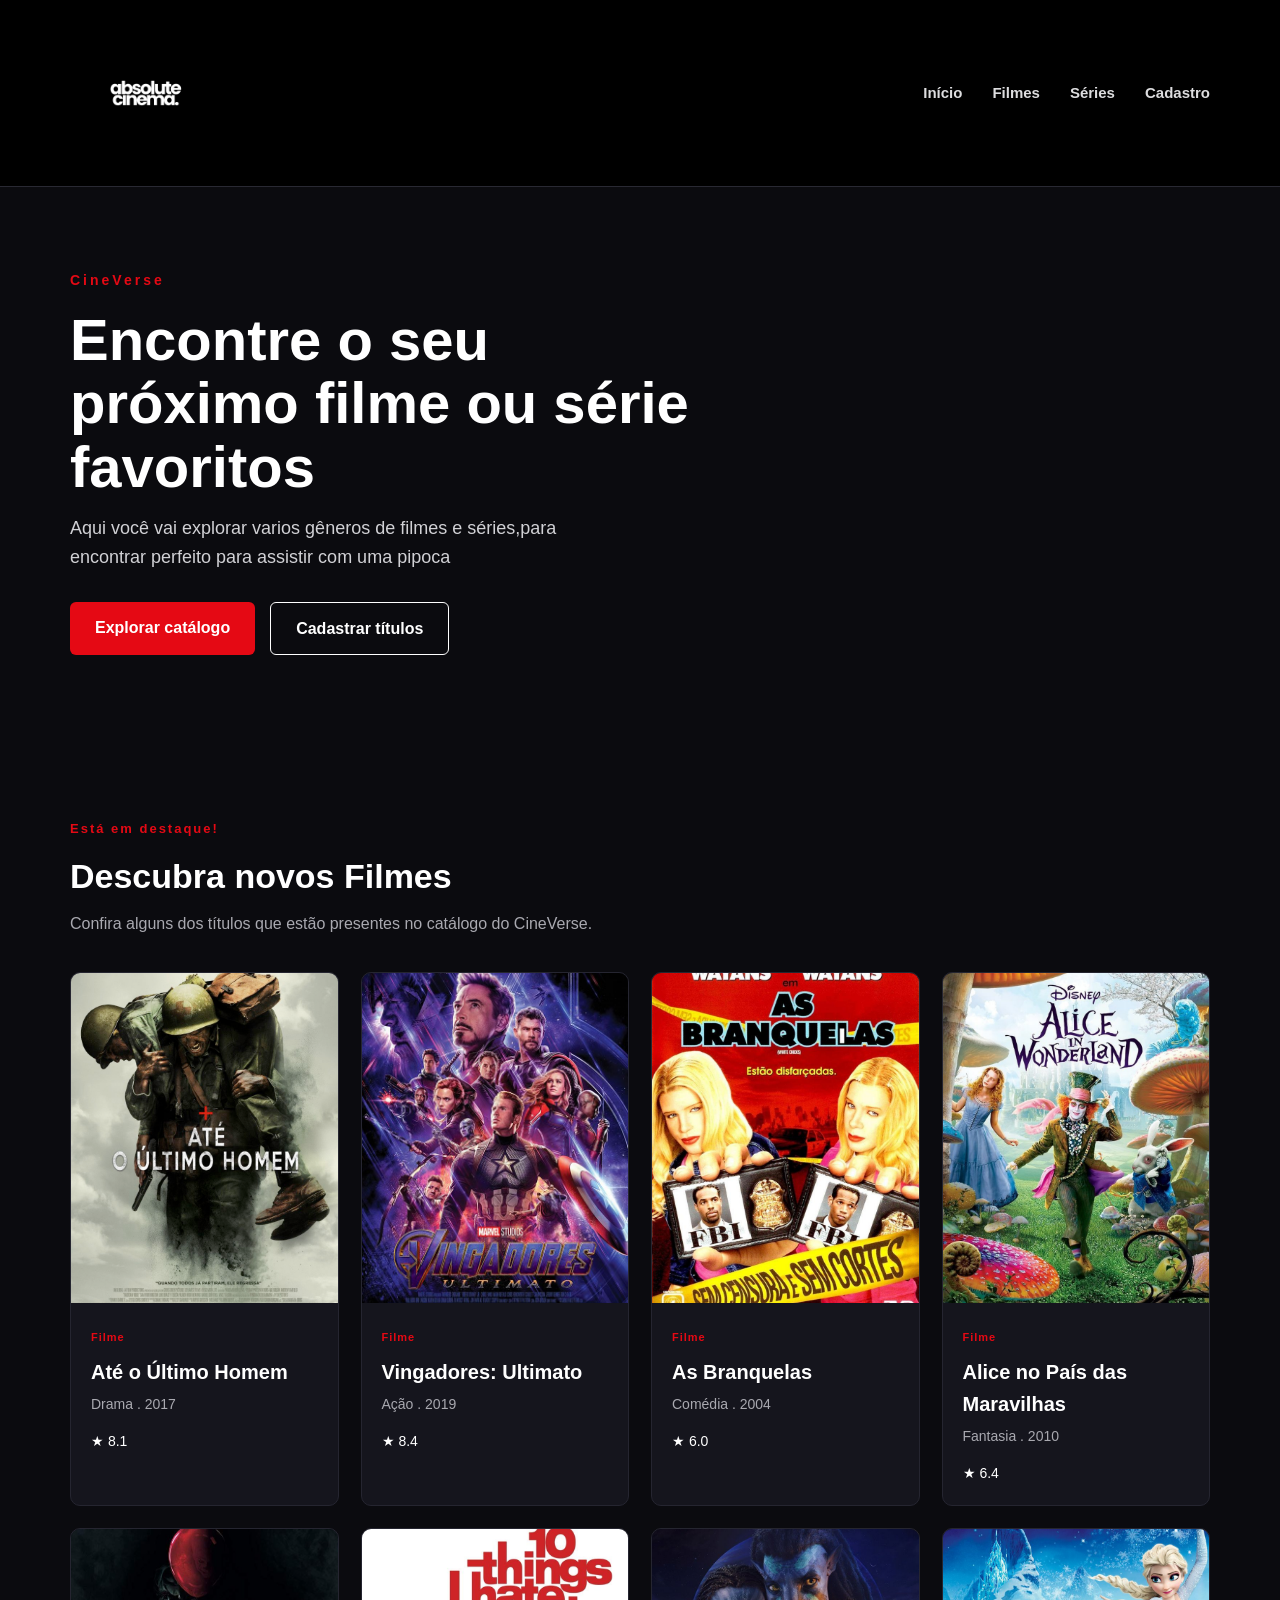
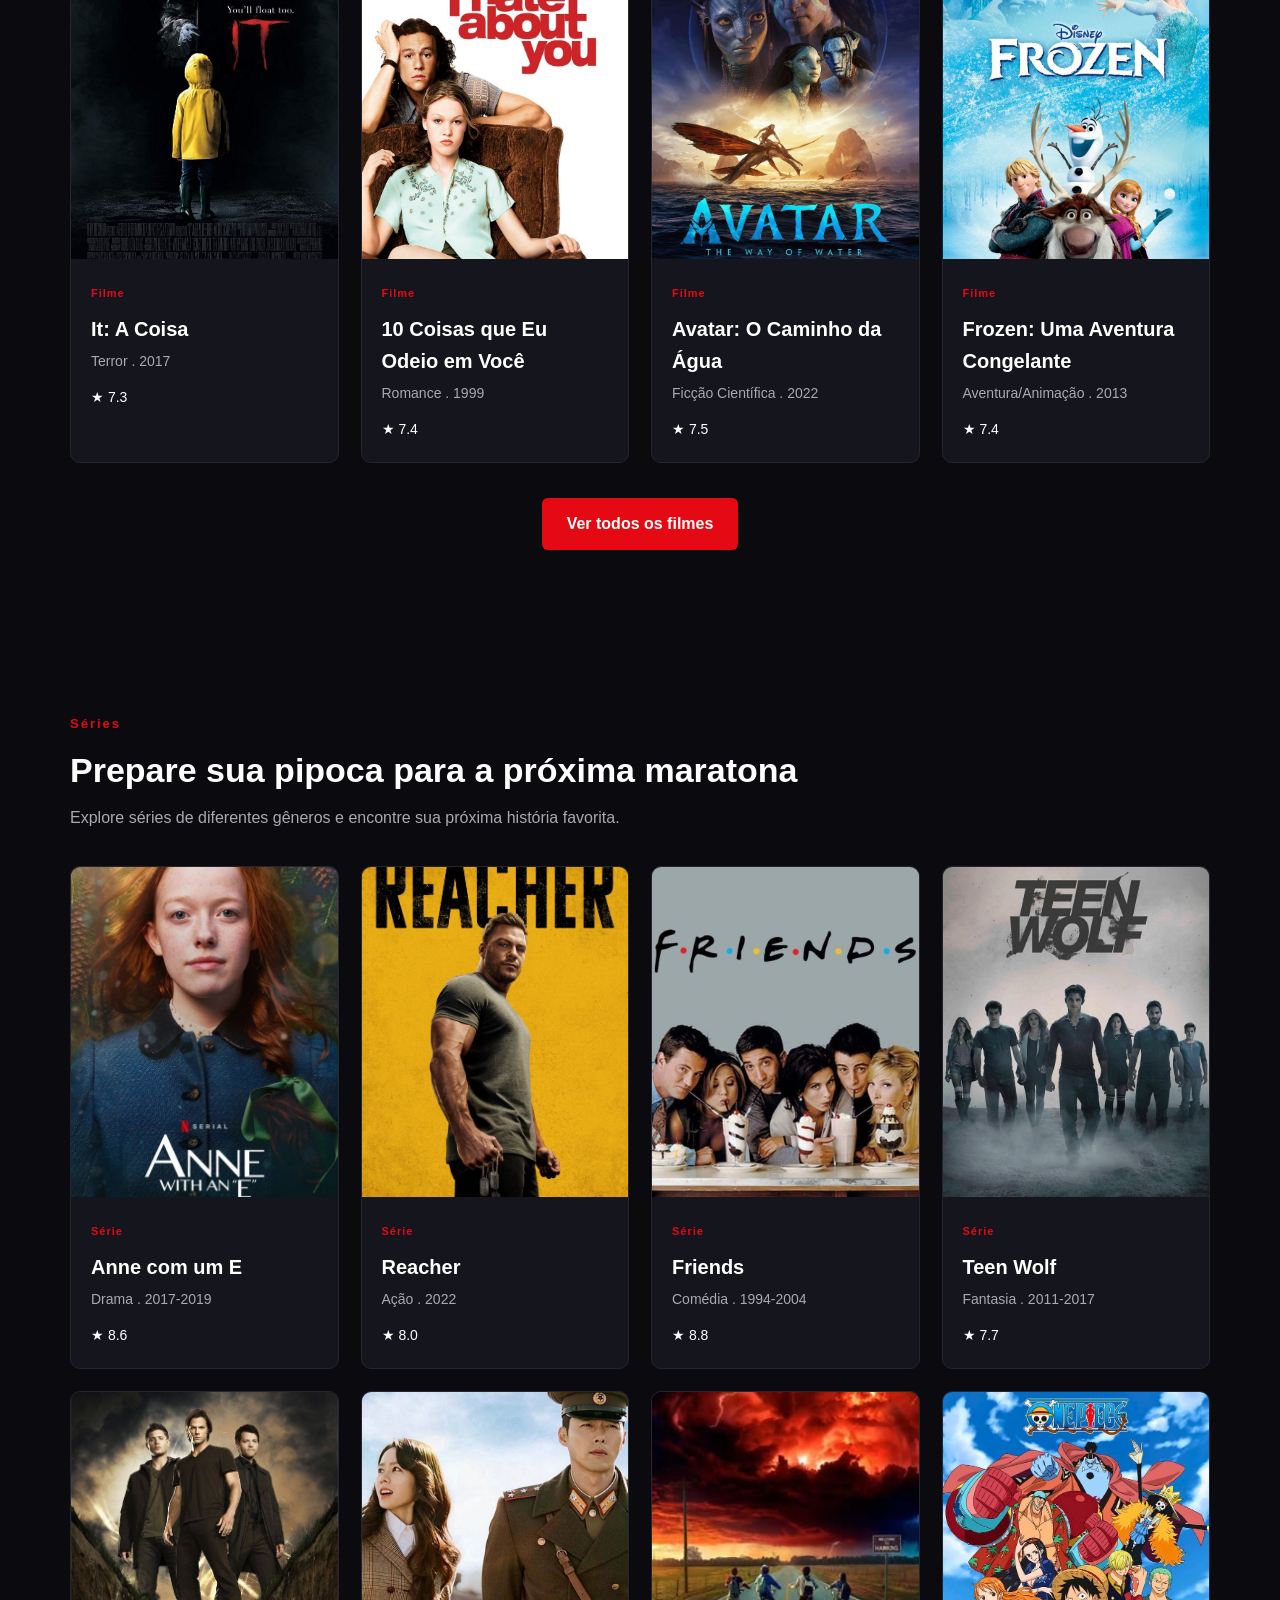
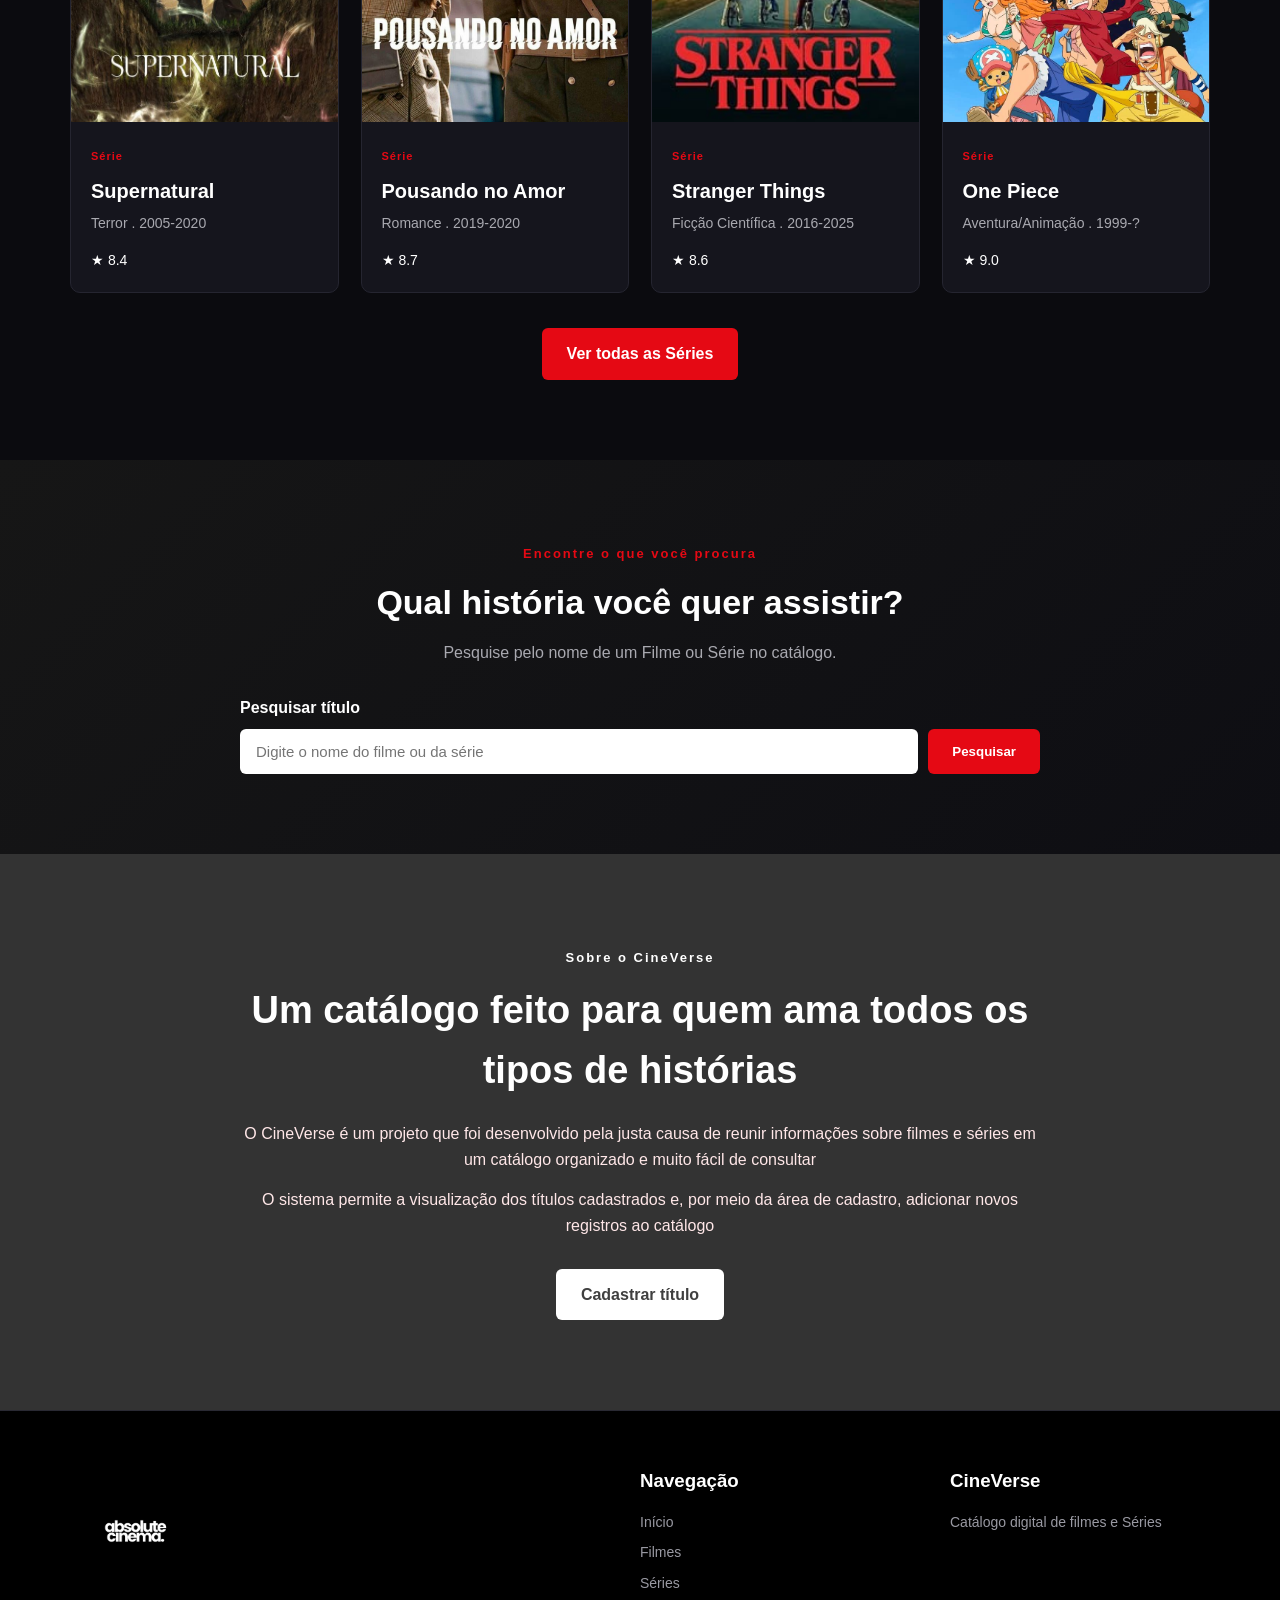
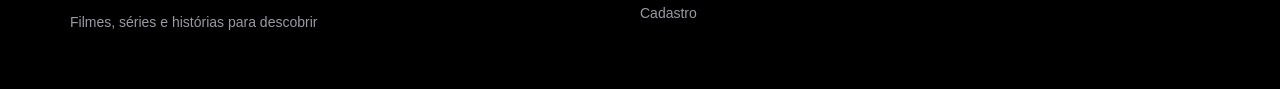
<file: index.html>
<!DOCTYPE html>
<html lang="pt-br">
<head>
    <meta charset="UTF-8">
    <meta name="viewport" content="width=device-width, initial-scale=1.0">
    <title>CineVerse</title>
    <link rel="stylesheet" href="css/estilo.css">
</head>

<body>
    <header>
        <nav class="navbar">
            <a href="index.html" class="logo">
                <img src="img/logo.jpg" alt="Logo do CineVerse">
            </a>

            <ul class="menu">
                <li><a href="index.html">Início</a></li>

                <li><a href="filmes.html">Filmes</a></li>

                <li><a href="series.html">Séries</a></li>

                <li><a href="cadastro.html">Cadastro</a></li>
            </ul>
        </nav>
    </header>

    <main>
            <div class="hero-conteudo">
                <span class="destaque">CineVerse</span>

                <h1>Encontre o seu próximo filme ou série favoritos</h1>

                <p>Aqui você vai explorar varios gêneros de filmes e séries,para encontrar
                   perfeito para assistir com uma pipoca 
                </p>

                <div class="hero-botoes">

                    <a href="filmes.html" class="botao">Explorar catálogo</a>

                    <a href="cadastro.html" class="botao secundario">Cadastrar títulos</a>
                </div>
            </div>

        <section class="secao">
            <div class="titulo-secao">

                <span>Está em destaque!</span>

                <h2>Descubra novos Filmes</h2>

                <p>Confira alguns dos títulos que estão presentes 
                    no catálogo do CineVerse.
                </p>

            </div>

            <div class="cards" id="catalogo-filmes">

                <article class="card">
                    <div class="card-imagem">
                        <img
                        src="img/filme1.jpg" alt="Capa do filme 1"></div>

                    <div class="card-conteudo">
                        <span class="tipo">Filme</span>

                        <h3>Até o Último Homem</h3>

                        <p>Drama . 2017</p>

                        <span class="avaliacao">★ 8.1</span>
                    </div>
                </article>


                <article class="card">
                    <div class="card-imagem">
                        <img
                        src="img/filme2.jpg" alt="Capa do filme 2"></div>

                    <div class="card-conteudo">
                        <span class="tipo">Filme</span>

                        <h3>Vingadores: Ultimato</h3>

                        <p>Ação . 2019</p>

                        <span class="avaliacao">★ 8.4</span>
                    </div>
                </article>

                <article class="card">
                    <div class="card-imagem">
                        <img
                        src="img/filme3.jpg" alt="Capa do filme 3"></div>

                    <div class="card-conteudo">
                        <span class="tipo">Filme</span>
                        
                        <h3>As Branquelas</h3>

                        <p>Comédia . 2004</p>

                        <span class="avaliacao">★ 6.0</span>
                    </div>
                </article>

                <article class="card">
                    <div class="card-imagem">
                        <img 
                        src="img/filme4.jpg" alt="Capa do filme 4"></div>

                    <div class="card-conteudo">
                        <span class="tipo">Filme</span>

                        <h3>Alice no País das Maravilhas</h3>

                        <p>Fantasia . 2010</p>

                        <span class="avaliacao">★ 6.4</span>
                    </div>
                </article>

                <article class="card">
                    <div class="card-imagem">
                        <img 
                        src="img/filme5.jpg" alt="Capa do filme 5"></div>

                    <div class="card-conteudo">
                        <span class="tipo">Filme</span>

                        <h3>It: A Coisa</h3>

                        <p>Terror . 2017</p>

                        <span class="avaliacao">★ 7.3</span>
                    </div>
                </article>

                <article class="card">
                <div class="card-imagem">
                    <img
                    src="img/filme6.jpg" alt="Capa do filme 6"></div>

                <div class="card-conteudo">
                    <span class="tipo">Filme</span>

                    <h3>10 Coisas que Eu Odeio em Você</h3>

                    <p>Romance . 1999</p>

                    <span class="avaliacao">★ 7.4</span>
                </div>
            </article>

            <article class="card">
                <div class="card-imagem">
                    <img
                    src="img/filme7.jpg" alt="Capa do filme 7"></div>

                <div class="card-conteudo">
                    <span class="tipo">Filme</span>

                    <h3>Avatar: O Caminho da Água</h3>

                    <p>Ficção Científica . 2022</p>

                    <span class="avaliacao">★ 7.5</span>
                </div>
            </article>

            <article class="card">
                <div class="card-imagem">
                    <img
                    src="img/filme8.jpg" alt="Capa do filme 8"></div>

                <div class="card-conteudo">
                    <span class="tipo">Filme</span>

                    <h3>Frozen: Uma Aventura Congelante</h3>

                    <p>Aventura/Animação . 2013</p>

                    <span class="avaliacao">★ 7.4</span>
                </div>
            </article>
        </div>

            <div class="centralizado">
                <a href="filmes.html" class="botao">Ver todos os filmes</a>
            </div>
        </section>

        <section class="secao">
            <div class="titulo-secao">
                <span>Séries</span>

                <h2>Prepare sua pipoca para a próxima maratona</h2>

                <p>Explore séries de diferentes gêneros e encontre
                    sua próxima história favorita.</p>

            </div>

            <div class="cards" id="catalogo-series">
                <article class="card">
                    <div class="card-imagem">
                        <img 
                            src="img/serie1.jpg" alt="Capa da série 1">
                    </div>

                    <div class="card-conteudo">
                        <span class="tipo">Série</span>

                        <h3>Anne com um E</h3>

                        <p>Drama . 2017-2019</p>

                        <span class="avaliacao">★ 8.6</span>
                    </div>
                </article>

                <article class="card">
                    <div class="card-imagem">
                        <img 
                            src="img/serie2.jpg" alt="Capa da série 2">
                    </div>

                    <div class="card-conteudo">
                        <span class="tipo">Série</span>

                        <h3>Reacher</h3>

                        <p>Ação . 2022</p>

                        <span class="avaliacao">★ 8.0</span>
                    </div>
                </article>

                <article class="card">
                    <div class="card-imagem">
                        <img 
                            src="img/serie3.jpg"alt="Capa da Série 3">
                        </div>

                    <div class="card-conteudo">
                        <span class="tipo">Série</span>

                        <h3>Friends</h3>

                        <p>Comédia . 1994-2004</p>

                        <span class="avaliacao">★ 8.8</span>
                    </div>
                </article>

                <article class="card">
                    <div class="card-imagem">
                        <img 
                            src="img/serie4.jpg"alt="Capa da Série 4">
                    </div>

                    <div class="card-conteudo">
                        <span class="tipo">Série</span>

                        <h3>Teen Wolf</h3>

                        <p>Fantasia . 2011-2017</p>

                        <span class="avaliacao">★ 7.7</span>
                    </div>
                </article>

                <article class="card">
                    <div class="card-imagem">
                        <img 
                            src="img/serie5.jpg" alt="Capa da série 5">
                    </div>

                    <div class="card-conteudo">
                        <span class="tipo">Série</span>

                        <h3>Supernatural</h3>

                        <p>Terror . 2005-2020</p>

                        <span class="avaliacao">★ 8.4</span>
                    </div>
                </article>

                <article class="card">
                    <div class="card-imagem">
                        <img 
                            src="img/serie6.jpg"alt="Capa da Série 6">
                    </div>

                    <div class="card-conteudo">
                        <span class="tipo">Série</span>

                        <h3>Pousando no Amor</h3>

                        <p>Romance . 2019-2020</p>

                        <span class="avaliacao">★ 8.7</span>
                    </div>
                </article>
                
                <article class="card">
                    <div class="card-imagem">
                        <img 
                            src="img/serie7.jpg" alt="Capa da Série 7">
                    </div>

                    <div class="card-conteudo">
                        <span class="tipo">Série</span>

                        <h3>Stranger Things</h3>

                        <p>Ficção Científica . 2016-2025</p>

                        <span class="avaliacao">★ 8.6</span>
                    </div>
                </article>

                <article class="card">
                    <div class="card-imagem">
                        <img 
                            src="img/serie8.jpg" alt="Capa da Série 8">
                    </div>

                    <div class="card-conteudo">
                        <span class="tipo">Série</span>

                        <h3>One Piece</h3>

                        <p>Aventura/Animação . 1999-?</p>

                        <span class="avaliacao">★ 9.0</span>
                    </div>
                </article>
            </div>


        <div class="centralizado">
            <a href="series.html" class="botao">Ver todas as Séries</a>
        </div>
    </section>

    <section class="busca">
        <div class="busca-conteudo">
            <span>Encontre o que você procura</span>

            <h2>Qual história você quer assistir?</h2>

            <p>Pesquise pelo nome de um Filme ou Série no catálogo.</p>

            <form class="form-busca">
                <label for="pesquisa">Pesquisar título</label>

                <div class="campo-busca">
                    <input
                    type="search"
                    id="pesquisa"
                    placeholder="Digite o nome do filme ou da série">

                    <button type="submit">Pesquisar</button>
                </div>
            </form>
        </div>
    </section>

    <section class="sobre">
        <div class="sobre-conteudo">
            <span>Sobre o CineVerse</span>

            <h2>Um catálogo feito para quem ama todos os tipos
                de histórias</h2>

            <p>O CineVerse é um projeto que foi desenvolvido pela
                justa causa de reunir informações sobre filmes e 
                séries em um catálogo organizado e muito fácil 
                de consultar
            </p>

            <p>O sistema permite a visualização dos títulos
                cadastrados e, por meio da área de cadastro,
                adicionar novos registros ao catálogo
            </p>

            <a href="cadastro.html" class="botao">Cadastrar título</a>
        </div>
    </section>
    </main>

    <footer>
        <div class="footer-conteudo">
            <div class="footer-coluna">
                <a href="index.html" class="logo-footer">
                    <img
                    src="img/logo.jpg" alt="Logo do CineVerse"></a>

                <p>Filmes, séries e histórias para descobrir</p>
            </div>

            <div class="footer-coluna">
                <h3>Navegação</h3>

                <a href="index.html">Início</a>

                <a href="filmes.html">Filmes</a>

                <a href="series.html">Séries</a>

                <a href="cadastro.html">Cadastro</a>

            </div>

            <div class="footer-coluna">
                <h3>CineVerse</h3>

                <p>Catálogo digital de filmes e Séries</p>
            </div>
        </div>
    </footer>

    <script src="js/main.js"></script>
    
</body>
</html>
</file>
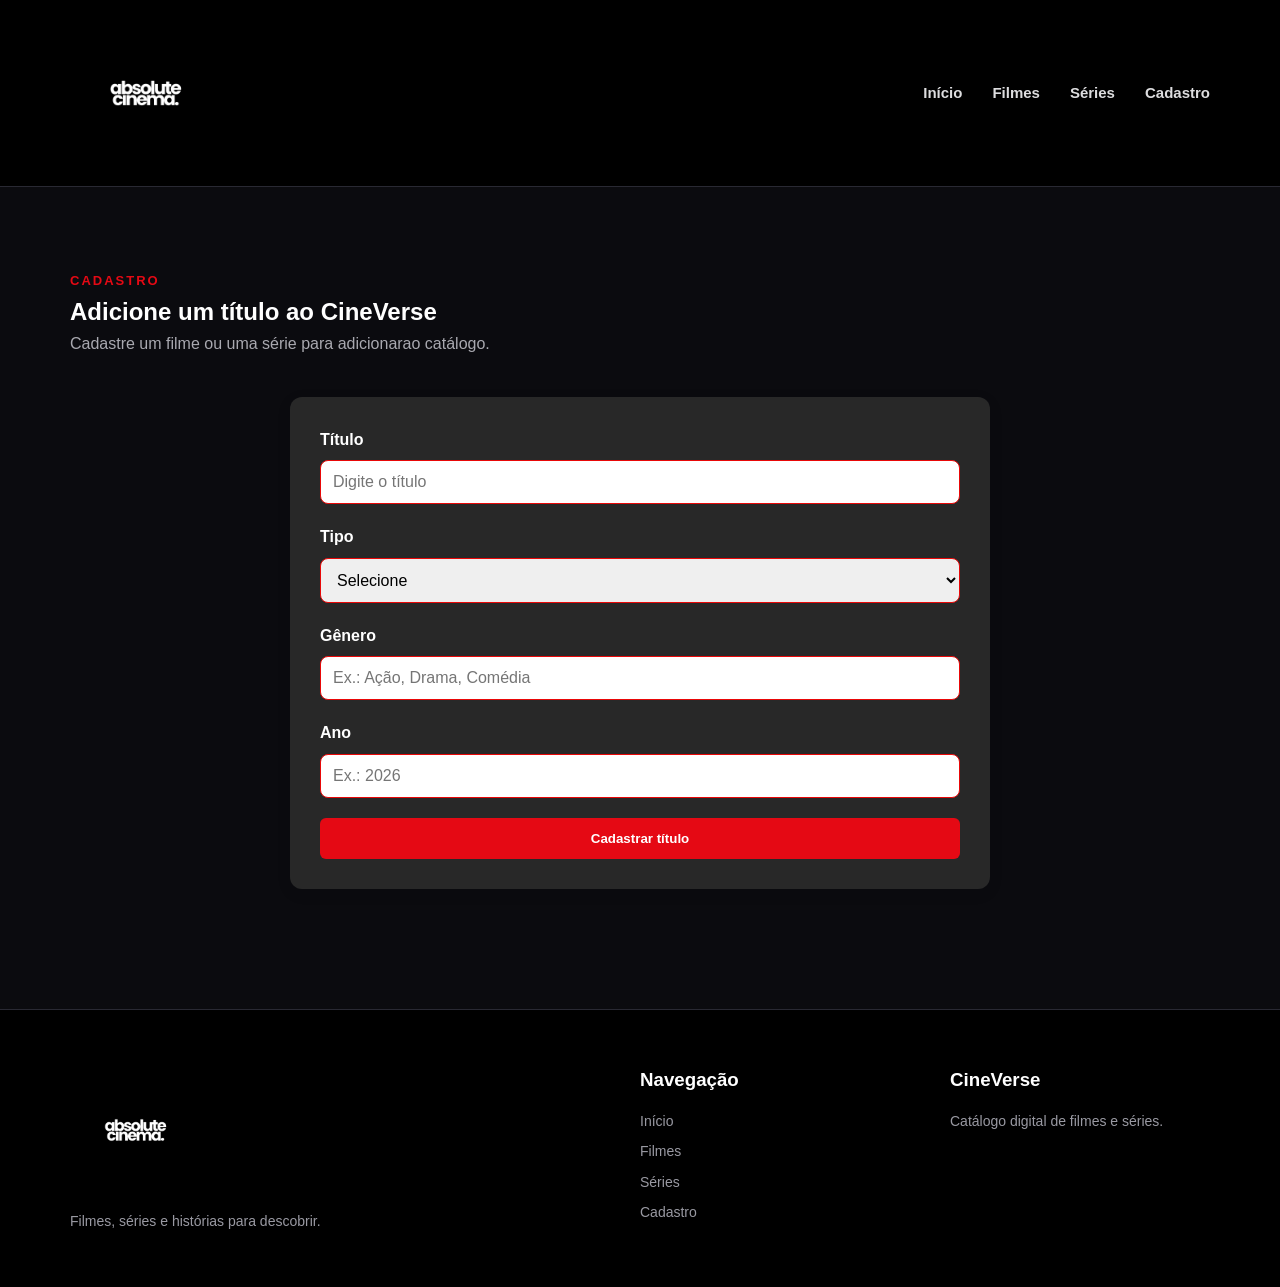
<file: cadastro.html>
<!DOCTYPE html>
<html lang="pt-br">

<head>
    <meta charset="UTF-8">
    <meta name="viewport" content="width=device-width, initial-scale=1.0">
    <title>CineVerse - Cadastro</title>
    <link rel="stylesheet" href="css/estilo.css">
</head>

<body>

    <header>
        <nav class="navbar">

            <a href="index.html" class="logo">
                <img src="img/logo.jpg" alt="Logo do CineVerse">
            </a>

            <ul class="menu">
                <li><a href="index.html">Início</a></li>

                <li><a href="filmes.html">Filmes</a></li>

                <li><a href="series.html">Séries</a></li>

                <li><a href="cadastro.html">Cadastro</a></li>
            </ul>

        </nav>
    </header>


    <main>

        <section class="secao">
            
            <div class="titulo-secao">

                <span>CADASTRO</span>

                <h1>Adicione um título ao CineVerse</h1>

                <p>Cadastre um filme ou uma série para adicionarao catálogo.</p>

            </div>

            <form class="formulario" id="form-cadastro">
                <div class="campo">
                    <label for="titulo">Título</label>
                    <input
                        type="text"
                        id="titulo"
                        name="titulo"
                        placeholder="Digite o título"
                        required>
                </div>

                <div class="campo">
                    <label for="tipo">Tipo</label>
                    <select id="tipo" name="tipo" required>
                        <option value="">Selecione</option>
                        <option value="Filme">Filme</option>
                        <option value="Série">Série</option>
                    </select>
                </div>

                <div class="campo">
                    <label for="genero">Gênero</label>
                    <input
                        type="text"
                        id="genero"
                        name="genero"
                        placeholder="Ex.: Ação, Drama, Comédia"
                        required>
                </div>

                <div class="campo">
                    <label for="ano">Ano</label>
                    <input
                        type="number"
                        id="ano"
                        name="ano"
                        placeholder="Ex.: 2026"
                        required>
                </div>

                <button type="submit" class="botao">Cadastrar título</button>
                <p id="mensagem-cadastro"></p>

            </form>
        </section>
    </main>


    <footer>

        <div class="footer-conteudo">

            <div class="footer-coluna">

                <a href="index.html" class="logo-footer">
                    <img src="img/logo.jpg" alt="Logo do CineVerse"></a>

                <p>Filmes, séries e histórias para descobrir.</p>
            </div>
            
            <div class="footer-coluna">
                <h3>Navegação</h3>

                <a href="index.html">Início</a>

                <a href="filmes.html">Filmes</a>

                <a href="series.html">Séries</a>

                <a href="cadastro.html">Cadastro</a>
            </div>
            
            <div class="footer-coluna">

                <h3>CineVerse</h3>

                <p>Catálogo digital de filmes e séries.</p>

            </div>
        </div>
    </footer>

    <script src="js/main.js"></script>

</body>

</html>
</file>
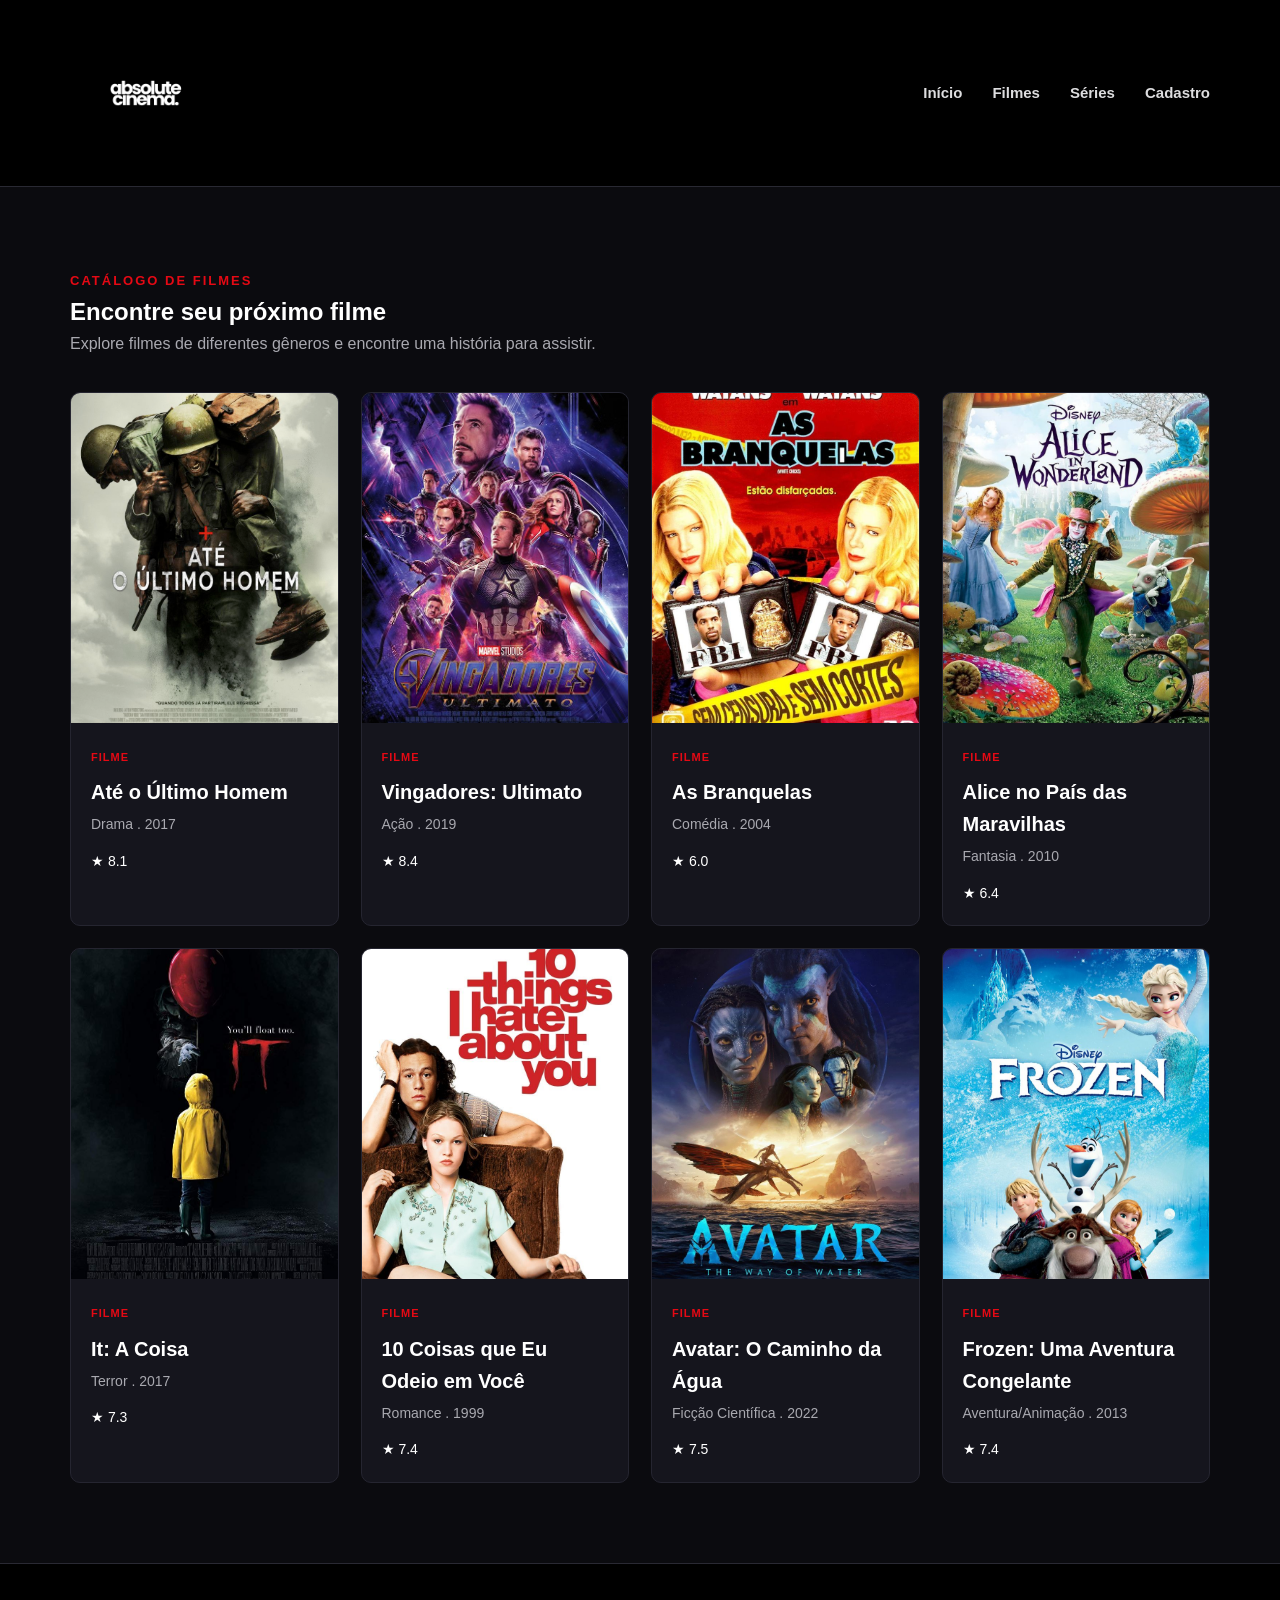
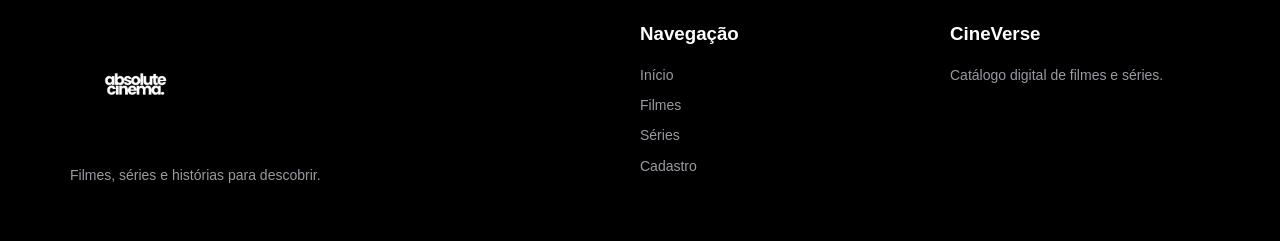
<file: filmes.html>
<!DOCTYPE html>
<html lang="pt-br">

<head>
    <meta charset="UTF-8">
    <meta name="viewport" content="width=device-width, initial-scale=1.0">
    <title>Filmes - CineVerse</title>
    <link rel="stylesheet" href="css/estilo.css">
</head>

<body>

    <header>
        <nav class="navbar">

            <a href="index.html" class="logo">
                <img src="img/logo.jpg" alt="Logo do CineVerse">
            </a>

            <ul class="menu">
                <li><a href="index.html">Início</a></li>

                <li><a href="filmes.html">Filmes</a></li>

                <li><a href="series.html">Séries</a></li>

                <li><a href="cadastro.html">Cadastro</a></li>
            </ul>

        </nav>
    </header>


    <main>

        <section class="secao">

            <div class="titulo-secao">

                <span>CATÁLOGO DE FILMES</span>

                <h1>Encontre seu próximo filme</h1>

                <p>
                    Explore filmes de diferentes gêneros e encontre
                    uma história para assistir.
                </p>

            </div>


            <div class="cards" id="catalogo-filmes">

                <article class="card">

                    <div class="card-imagem">
                        <img src="img/filme1.jpg" alt="Capa de Até o Último Homem">
                    </div>

                    <div class="card-conteudo">

                        <span class="tipo">FILME</span>

                        <h3>Até o Último Homem</h3>

                        <p>Drama . 2017</p>

                        <span class="avaliacao">★ 8.1</span>

                    </div>

                </article>


                <article class="card">

                    <div class="card-imagem">
                        <img src="img/filme2.jpg" alt="Capa de Vingadores: Ultimato">
                    </div>

                    <div class="card-conteudo">

                        <span class="tipo">FILME</span>

                        <h3>Vingadores: Ultimato</h3>

                        <p>Ação . 2019</p>

                        <span class="avaliacao">★ 8.4</span>

                    </div>

                </article>


                <article class="card">

                    <div class="card-imagem">
                        <img src="img/filme3.jpg" alt="Capa de As Branquelas">
                    </div>

                    <div class="card-conteudo">

                        <span class="tipo">FILME</span>

                        <h3>As Branquelas</h3>

                        <p>Comédia . 2004</p>

                        <span class="avaliacao">★ 6.0</span>

                    </div>

                </article>


                <article class="card">

                    <div class="card-imagem">
                        <img src="img/filme4.jpg" alt="Capa de Alice no País das Maravilhas">
                    </div>

                    <div class="card-conteudo">

                        <span class="tipo">FILME</span>

                        <h3>Alice no País das Maravilhas</h3>

                        <p>Fantasia . 2010</p>

                        <span class="avaliacao">★ 6.4</span>

                    </div>

                </article>


                <article class="card">

                    <div class="card-imagem">
                        <img src="img/filme5.jpg" alt="Capa de It: A Coisa">
                    </div>

                    <div class="card-conteudo">

                        <span class="tipo">FILME</span>

                        <h3>It: A Coisa</h3>

                        <p>Terror . 2017</p>

                        <span class="avaliacao">★ 7.3</span>

                    </div>

                </article>


                <article class="card">

                    <div class="card-imagem">
                        <img src="img/filme6.jpg" alt="Capa de 10 Coisas que Eu Odeio em Você">
                    </div>

                    <div class="card-conteudo">

                        <span class="tipo">FILME</span>

                        <h3>10 Coisas que Eu Odeio em Você</h3>

                        <p>Romance . 1999</p>

                        <span class="avaliacao">★ 7.4</span>

                    </div>

                </article>


                <article class="card">

                    <div class="card-imagem">
                        <img src="img/filme7.jpg" alt="Capa de Avatar: O Caminho da Água">
                    </div>

                    <div class="card-conteudo">

                        <span class="tipo">FILME</span>

                        <h3>Avatar: O Caminho da Água</h3>

                        <p>Ficção Científica . 2022</p>

                        <span class="avaliacao">★ 7.5</span>

                    </div>

                </article>

                <article class="card">
                <div class="card-imagem">
                    <img
                    src="img/filme8.jpg" alt="Capa de Frozen: Uma Aventura Congelante"></div>

                <div class="card-conteudo">
                    <span class="tipo">FILME</span>

                    <h3>Frozen: Uma Aventura Congelante</h3>

                    <p>Aventura/Animação . 2013</p>

                    <span class="avaliacao">★ 7.4</span>
                </div>
            </article>
        </div>

            </div>

        </section>

    </main>


    <footer>

        <div class="footer-conteudo">

            <div class="footer-coluna">

                <a href="index.html" class="logo-footer">
                    <img src="img/logo.jpg" alt="Logo do CineVerse">
                </a>

                <p>Filmes, séries e histórias para descobrir.</p>

            </div>


            <div class="footer-coluna">

                <h3>Navegação</h3>

                <a href="index.html">Início</a>

                <a href="filmes.html">Filmes</a>

                <a href="series.html">Séries</a>

                <a href="cadastro.html">Cadastro</a>

            </div>


            <div class="footer-coluna">

                <h3>CineVerse</h3>

                <p>Catálogo digital de filmes e séries.</p>

            </div>

        </div>

    </footer>


    <script src="js/main.js"></script>

</body>

</html>
</file>
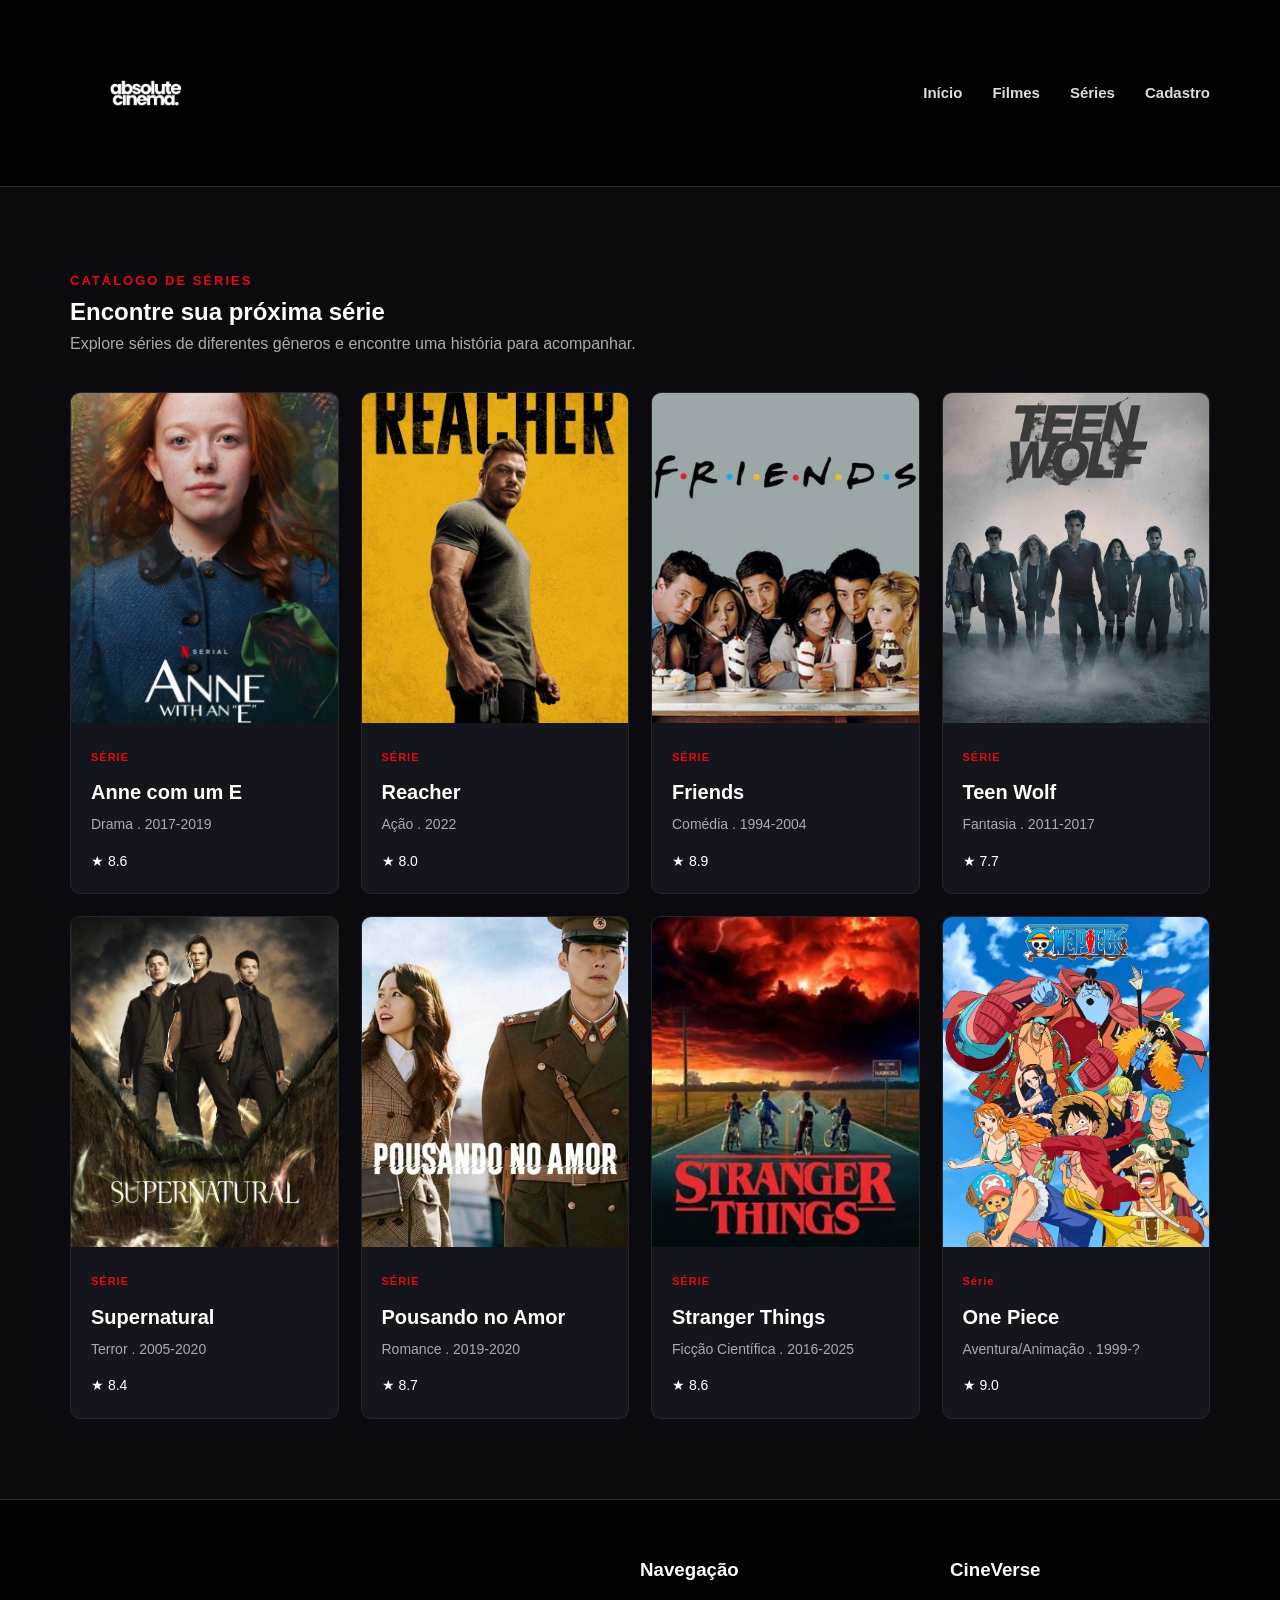
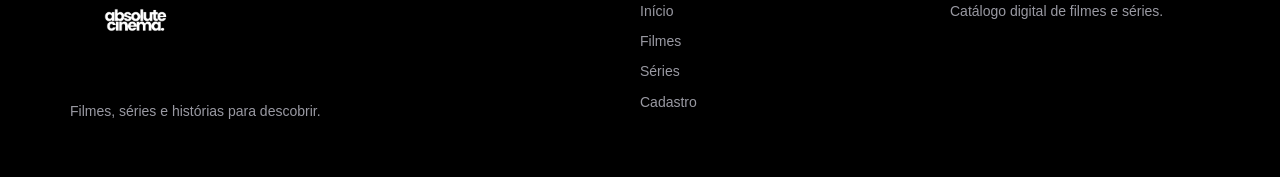
<file: series.html>
<!DOCTYPE html>
<html lang="pt-br">

<head>
    <meta charset="UTF-8">
    <meta name="viewport" content="width=device-width, initial-scale=1.0">
    <title>Séries - CineVerse</title>
    <link rel="stylesheet" href="css/estilo.css">
</head>

<body>

    <header>
        <nav class="navbar">

            <a href="index.html" class="logo">
                <img src="img/logo.jpg" alt="Logo do CineVerse">
            </a>

            <ul class="menu">
                <li><a href="index.html">Início</a></li>

                <li><a href="filmes.html">Filmes</a></li>

                <li><a href="series.html">Séries</a></li>

                <li><a href="cadastro.html">Cadastro</a></li>
            </ul>

        </nav>
    </header>


    <main>

        <section class="secao">

            <div class="titulo-secao">

                <span>CATÁLOGO DE SÉRIES</span>

                <h1>Encontre sua próxima série</h1>

                <p>
                    Explore séries de diferentes gêneros e encontre
                    uma história para acompanhar.
                </p>

            </div>


            <div class="cards" id="catalogo-series">

                <article class="card">

                    <div class="card-imagem">
                        <img src="img/serie1.jpg" alt="Capa da série Anne com um E">
                    </div>

                    <div class="card-conteudo">

                        <span class="tipo">SÉRIE</span>

                        <h3>Anne com um E</h3>

                        <p>Drama . 2017-2019</p>

                        <span class="avaliacao">★ 8.6</span>

                    </div>

                </article>


                <article class="card">

                    <div class="card-imagem">
                        <img src="img/serie2.jpg" alt="Capa da série Reacher">
                    </div>

                    <div class="card-conteudo">

                        <span class="tipo">SÉRIE</span>

                        <h3>Reacher</h3>

                        <p>Ação . 2022</p>

                        <span class="avaliacao">★ 8.0</span>

                    </div>

                </article>


                <article class="card">

                    <div class="card-imagem">
                        <img src="img/serie3.jpg" alt="Capa da série Friends">
                    </div>

                    <div class="card-conteudo">

                        <span class="tipo">SÉRIE</span>

                        <h3>Friends</h3>

                        <p>Comédia . 1994-2004</p>

                        <span class="avaliacao">★ 8.9</span>

                    </div>

                </article>


                <article class="card">

                    <div class="card-imagem">
                        <img src="img/serie4.jpg" alt="Capa da série Teen Wolf">
                    </div>

                    <div class="card-conteudo">

                        <span class="tipo">SÉRIE</span>

                        <h3>Teen Wolf</h3>

                        <p>Fantasia . 2011-2017</p>

                        <span class="avaliacao">★ 7.7</span>

                    </div>

                </article>


                <article class="card">

                    <div class="card-imagem">
                        <img src="img/serie5.jpg" alt="Capa da série Supernatural">
                    </div>

                    <div class="card-conteudo">

                        <span class="tipo">SÉRIE</span>

                        <h3>Supernatural</h3>

                        <p>Terror . 2005-2020</p>

                        <span class="avaliacao">★ 8.4</span>

                    </div>

                </article>


                <article class="card">

                    <div class="card-imagem">
                        <img src="img/serie6.jpg" alt="Capa da série Pousando no Amor">
                    </div>

                    <div class="card-conteudo">

                        <span class="tipo">SÉRIE</span>

                        <h3>Pousando no Amor</h3>

                        <p>Romance . 2019-2020</p>

                        <span class="avaliacao">★ 8.7</span>

                    </div>

                </article>


                <article class="card">

                    <div class="card-imagem">
                        <img src="img/serie7.jpg" alt="Capa da série Stranger Things">
                    </div>

                    <div class="card-conteudo">

                        <span class="tipo">SÉRIE</span>

                        <h3>Stranger Things</h3>

                        <p>Ficção Científica . 2016-2025</p>

                        <span class="avaliacao">★ 8.6</span>

                    </div>

                </article>

                <article class="card">
                    <div class="card-imagem">
                        <img 
                            src="img/serie8.jpg" alt="Capa da Série 8">
                    </div>

                    <div class="card-conteudo">
                        <span class="tipo">Série</span>

                        <h3>One Piece</h3>

                        <p>Aventura/Animação . 1999-?</p>

                        <span class="avaliacao">★ 9.0</span>
                    </div>
                </article>
            </div>
        </section>
    </main>


    <footer>

        <div class="footer-conteudo">

            <div class="footer-coluna">
                <a href="index.html" class="logo-footer">
                    <img src="img/logo.jpg" alt="Logo do CineVerse"></a>

                <p>Filmes, séries e histórias para descobrir.</p>
            </div>


            <div class="footer-coluna">

                <h3>Navegação</h3>

                <a href="index.html">Início</a>

                <a href="filmes.html">Filmes</a>

                <a href="series.html">Séries</a>

                <a href="cadastro.html">Cadastro</a>

            </div>


            <div class="footer-coluna">

                <h3>CineVerse</h3>

                <p>Catálogo digital de filmes e séries.</p>
            </div>
        </div>
    </footer>
    
    <script src="js/main.js"></script>

</body>

</html>
</file>
<file: css/estilo.css>
* {
    margin: 0;
    padding: 0;
    box-sizing: border-box;
}

html {
    scroll-behavior: smooth;
}

body {
    font-family: Arial, sans-serif;
    background-color: #0b0b0f;
    color: #ffffff;
    line-height: 1.6;
}

a {
    text-decoration: none;
    color: inherit;
}

img {
    display: block;
    max-width: 100%;
}




header {
    background-color: #000000;
    border-bottom: 1px solid #292933;
    position: sticky;
    top: 0;
    z-index: 1000;
}

.navbar {
    max-width: 1200px;
    margin: 0 auto;
    padding: 18px 30px;

    display: flex;
    align-items: center;
    justify-content: space-between;
    gap: 30px;
}




.logo img {
    width: 150px;
    height: auto;
}




.menu {
    list-style: none;

    display: flex;
    align-items: center;
    gap: 30px;
}

.menu a {
    color: #dddddf;
    font-size: 15px;
    font-weight: bold;
    transition: 0.3s;
}

.menu a:hover {
    color: #e50914;
}




.hero-conteudo {
    max-width: 1200px;
    margin: 0 auto;
    padding: 80px 30px;
}

.destaque {
    color: #e50914;
    font-size: 14px;
    font-weight: bold;
    letter-spacing: 3px;
}

.hero-conteudo h1 {
    max-width: 650px;
    margin: 15px 0;
    font-size: 58px;
    line-height: 1.1;
}

.hero-conteudo p {
    max-width: 560px;
    color: #d1d1d5;
    font-size: 18px;
    margin-bottom: 30px;
}




.hero-botoes {
    display: flex;
    flex-wrap: wrap;
    gap: 15px;
}

.botao {
    display: inline-block;
    padding: 13px 25px;
    background-color: #e50914;
    color: #ffffff;
    border-radius: 6px;
    font-weight: bold;
    transition: 0.3s;
}

.botao:hover {
    background-color: #b80710;
    transform: translateY(-2px);
}

.botao.secundario {
    background-color: transparent;
    border: 1px solid #ffffff;
}

.botao.secundario:hover {
    background-color: #ffffff;
    color: #0b0b0f;
}



.secao {
    max-width: 1200px;
    margin: 0 auto;
    padding: 80px 30px;
}

.titulo-secao {
    margin-bottom: 35px;
}

.titulo-secao > span {
    color: #e50914;
    font-size: 13px;
    font-weight: bold;
    letter-spacing: 2px;
}

.titulo-secao h2 {
    margin: 8px 0;
    font-size: 34px;
}

.titulo-secao p {
    color: #a9a9b0;
}




.cards {
    display: grid;
    grid-template-columns: repeat(4, 1fr);
    gap: 22px;
}

.card {
    background-color: #15151d;
    border: 1px solid #252530;
    border-radius: 10px;
    overflow: hidden;
    transition: 0.3s;
}

.card:hover {
    transform: translateY(-6px);
    border-color: #e50914;
}

.card-imagem {
    height: 330px;
    overflow: hidden;
}

.card-imagem img {
    width: 100%;
    height: 100%;
    object-fit: cover;
    transition: 0.3s;
}

.card:hover .card-imagem img {
    transform: scale(1.05);
}

.card-conteudo {
    padding: 20px;
}

.tipo {
    color: #e50914;
    font-size: 11px;
    font-weight: bold;
    letter-spacing: 1px;
}

.card h3 {
    margin: 8px 0 5px;
    font-size: 20px;
}

.card p {
    color: #a9a9b0;
    font-size: 14px;
    margin-bottom: 12px;
}

.avaliacao {
    font-size: 14px;
}




.centralizado {
    text-align: center;
    margin-top: 35px;
}




.busca {
    background: linear-gradient(
        135deg,
        #161616,
        #0e0e13
    );

    padding: 80px 30px;
    text-align: center;
}

.busca-conteudo {
    max-width: 800px;
    margin: 0 auto;
}

.busca-conteudo > span {
    color: #e50914;
    font-size: 13px;
    font-weight: bold;
    letter-spacing: 2px;
}

.busca h2 {
    font-size: 34px;
    margin: 10px 0;
}

.busca p {
    color: #a9a9b0;
    margin-bottom: 30px;
}

.form-busca {
    text-align: left;
}

.form-busca label {
    display: block;
    margin-bottom: 8px;
    font-weight: bold;
}

.campo-busca {
    display: flex;
    gap: 10px;
}

.campo-busca input {
    flex: 1;
    padding: 14px 16px;

    background-color: #ffffff;
    color: #111118;

    border: none;
    border-radius: 6px;

    font-size: 15px;
}

.campo-busca button {
    padding: 14px 24px;

    background-color: #e50914;
    color: #ffffff;

    border: none;
    border-radius: 6px;

    font-weight: bold;
    cursor: pointer;
    transition: 0.3s;
}

.campo-busca button:hover {
    background-color: #b80710;
}




.sobre {
    padding: 90px 30px;
    background-color: #333333;
}

.sobre-conteudo {
    max-width: 800px;
    margin: 0 auto;
    text-align: center;
}

.sobre-conteudo > span {
    font-size: 13px;
    font-weight: bold;
    letter-spacing: 2px;
}

.sobre h2 {
    font-size: 38px;
    margin: 10px 0 20px;
}

.sobre p {
    margin-bottom: 15px;
    color: #ffe7e8;
}

.sobre .botao {
    margin-top: 15px;
    background-color: #ffffff;
    color: #3f3f3f;
}

.sobre .botao:hover {
    background-color: #eeeeee;
}




footer {
    background-color: #000000;
    border-top: 1px solid #292933;
}

.footer-conteudo {
    max-width: 1200px;
    margin: 0 auto;
    padding: 55px 30px;

    display: grid;
    grid-template-columns: 2fr 1fr 1fr;
    gap: 50px;
}

.logo-footer img {
    width: 130px;
    margin-bottom: 15px;
}

.footer-coluna p {
    color: #9999a2;
    font-size: 14px;
}

.footer-coluna h3 {
    margin-bottom: 15px;
}

.footer-coluna > a:not(.logo-footer) {
    display: block;
    color: #9999a2;
    font-size: 14px;
    margin-bottom: 8px;
    transition: 0.3s;
}

.footer-coluna > a:not(.logo-footer):hover {
    color: #e50914;
}




@media (max-width: 900px) {

    .hero-conteudo h1 {
        font-size: 45px;
    }

    .cards {
        grid-template-columns: repeat(2, 1fr);
    }

    .footer-conteudo {
        grid-template-columns: 1fr 1fr;
    }
}


@media (max-width: 600px) {

    .navbar {
        flex-direction: column;
        padding: 20px;
    }

    .menu {
        flex-wrap: wrap;
        justify-content: center;
        gap: 15px;
    }

    .hero-conteudo {
        padding: 60px 20px;
    }

    .hero-conteudo h1 {
        font-size: 38px;
    }

    .hero-conteudo p {
        font-size: 16px;
    }

    .secao {
        padding: 60px 20px;
    }

    .cards {
        grid-template-columns: 1fr;
    }

    .campo-busca {
        flex-direction: column;
    }

    .footer-conteudo {
        grid-template-columns: 1fr;
        gap: 30px;
    }
}



.formulario {
    max-width: 700px;
    margin: 40px auto;
    padding: 30px;
    background: #282828;
    border-radius: 12px;
    box-shadow: 0 4px 15px rgba(0, 0, 0, 0.08);
}

.campo {
    display: flex;
    flex-direction: column;
    margin-bottom: 20px;
}

.campo label {
    margin-bottom: 8px;
    font-weight: bold;
}

.campo input,
.campo select {
    padding: 12px;
    border: 1px solid #e80808;
    border-radius: 8px;
    font-size: 16px;
    font-family: Arial, sans-serif;
}

.campo input:focus,
.campo select:focus {
    outline: none;
    border-color: #f61357;
}

.formulario .botao {
    width: 100%;
    border: none;
    cursor: pointer;
}
</file>
